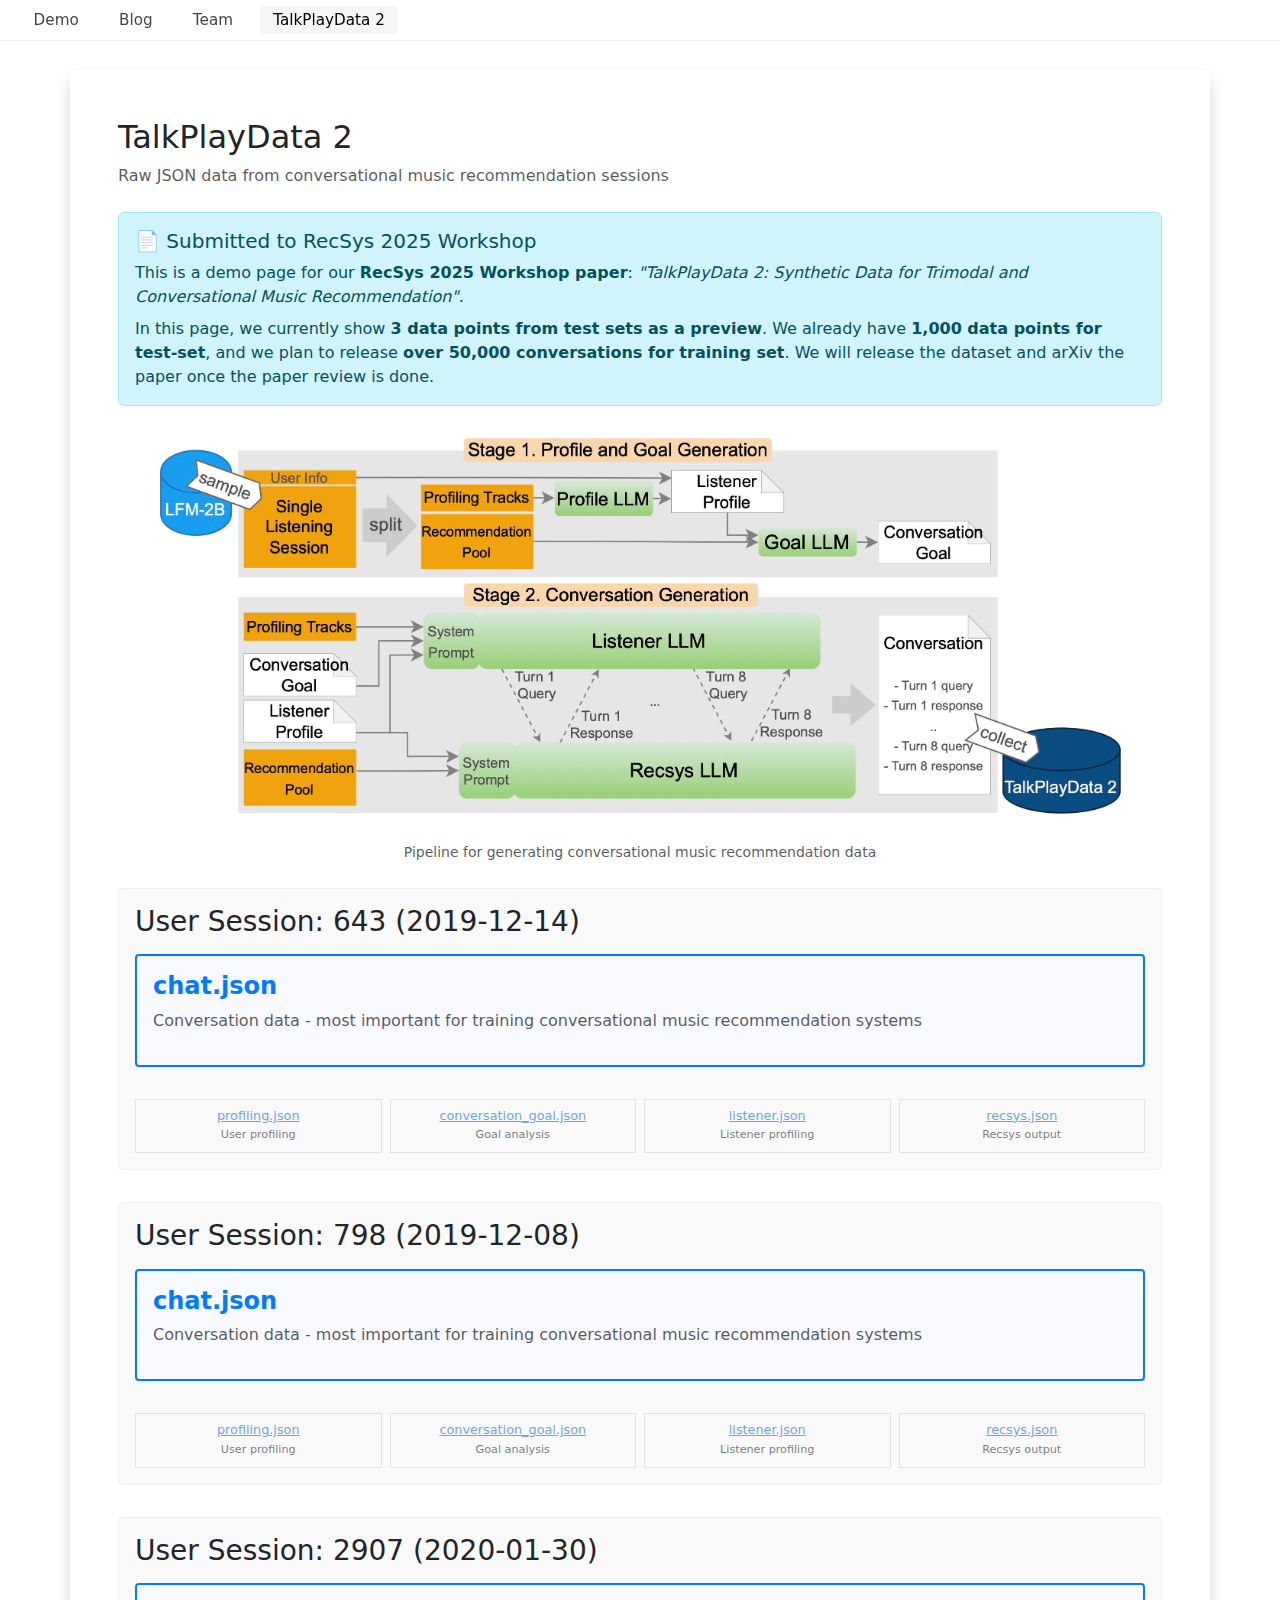
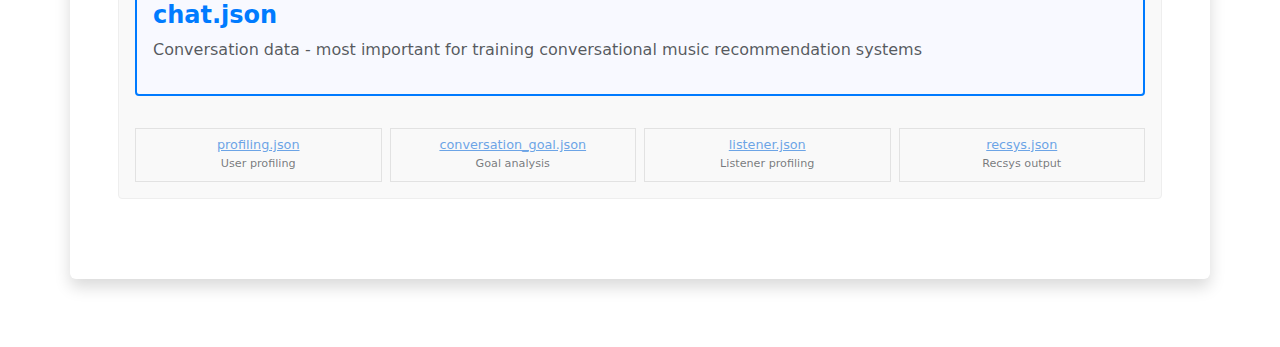
<file: data.html>
<!DOCTYPE html>
<html lang="en">
<head>
    <title>TalkPlayData 2 - Raw JSON Data</title>
    <link href="https://cdn.jsdelivr.net/npm/bootstrap@5.1.3/dist/css/bootstrap.min.css" rel="stylesheet" />
    <meta charset="utf-8" />
    <meta name="viewport" content="width=device-width, initial-scale=1" />
    <style>
        .nav-bar {
            background-color: white;
            padding: 0.5rem 1rem;
            position: fixed;
            top: 0;
            width: 100%;
            z-index: 1000;
            border-bottom: 1px solid #eee;
            box-shadow: 0 2px 4px rgba(0,0,0,0.02);
        }
        
        .nav-bar a {
            color: #444;
            text-decoration: none;
            padding: 0.3rem 0.8rem;
            margin: 0 0.3rem;
            border-radius: 4px;
            transition: all 0.2s ease;
            font-size: 0.95rem;
        }
        
        .nav-bar a:hover {
            background-color: #f5f5f5;
            color: #000;
        }
        
        .nav-bar a.active {
            background-color: #f5f5f5;
            color: #000;
        }

        .content {
            margin-top: 50px;
            padding: 20px;
        }
        
        .data-browser {
            max-width: 1200px;
            margin: 0 auto;
        }
        
        .user-session {
            margin-bottom: 2rem;
            padding: 1rem;
            border: 1px solid #eee;
            border-radius: 4px;
            background-color: #f9f9f9;
        }
        
        .json-files {
            display: grid;
            gap: 1rem;
            margin-top: 1rem;
        }
        
        .file-item {
            padding: 1rem;
            border: 1px solid #ddd;
            border-radius: 4px;
            background-color: white;
        }
        
        .file-item h4 {
            margin: 0 0 0.5rem 0;
        }
        
        .file-item h4 a {
            color: #007bff;
            text-decoration: none;
        }
        
        .file-item h4 a:hover {
            text-decoration: underline;
        }
        
        .main-file {
            border: 2px solid #007bff;
            background-color: #f8f9ff;
        }
        
        .main-file h4 a {
            color: #007bff;
            font-weight: 600;
        }
        
        .secondary-files-container {
            display: flex;
            gap: 0.5rem;
            margin-top: 1rem;
        }
        
        .secondary-file {
            border: 1px solid #ddd;
            background-color: #fafafa;
            opacity: 0.8;
            flex: 1;
            padding: 0.5rem;
            text-align: center;
        }
        
        .secondary-file h4 {
            font-size: 0.8rem;
            margin: 0 0 0.25rem 0;
        }
        
        .secondary-file h4 a {
            color: #4a90e2;
            font-weight: 400;
        }
        
        .secondary-file p {
            font-size: 0.7rem;
            color: #888;
            margin: 0;
        }
        
        .json-header {
            margin-bottom: 1rem;
            padding-bottom: 1rem;
            border-bottom: 1px solid #eee;
        }
        
        .json-display {
            background-color: #f8f9fa;
            border: 1px solid #e9ecef;
            border-radius: 4px;
            padding: 1rem;
            overflow-x: auto;
            font-size: 0.9rem;
            line-height: 1.4;
            max-height: 600px;
            overflow-y: auto;
        }
        
        .json-controls {
            margin-bottom: 1rem;
            display: flex;
            gap: 1rem;
            align-items: center;
        }
        
        .json-controls button {
            padding: 0.5rem 1rem;
            border: 1px solid #ddd;
            border-radius: 4px;
            background-color: white;
            cursor: pointer;
            font-size: 0.9rem;
        }
        
        .json-controls button:hover {
            background-color: #f5f5f5;
        }
        
        .json-controls button.active {
            background-color: #007bff;
            color: white;
            border-color: #007bff;
        }
        
        .collapsible {
            cursor: pointer;
        }
        
        .collapsible:hover {
            background-color: #e9ecef;
        }
        
        .collapsible-content {
            display: none;
            padding-left: 2rem;
        }
        
        .collapsible-content.expanded {
            display: block;
        }
        
        .toggle-icon {
            display: inline-block;
            width: 1rem;
            text-align: center;
            margin-right: 0.5rem;
            font-weight: bold;
        }
        
        .json-key {
            color: #0066cc;
            font-weight: 500;
        }
        
        .json-value {
            color: #333;
        }
        
        .json-info {
            color: #666;
            font-size: 0.8em;
            margin-left: 0.5rem;
        }
        
        .back-link {
            display: inline-block;
            margin-bottom: 20px;
            padding: 0.5rem 1rem;
            color: #444;
            text-decoration: none;
            border: 1px solid #ddd;
            border-radius: 4px;
            background-color: #f8f9fa;
            transition: all 0.2s ease;
        }
        
        .back-link:hover {
            color: #000;
            background-color: #e9ecef;
            border-color: #adb5bd;
            text-decoration: none;
        }
        
        .loading {
            text-align: center;
            padding: 2rem;
            color: #666;
        }
        
        .error {
            color: #dc3545;
            padding: 1rem;
            border: 1px solid #dc3545;
            border-radius: 4px;
            background-color: #f8d7da;
        }
    </style>
</head>
<body>
    <div class="nav-bar">
        <a href="index.html#demo">Demo</a>
        <a href="index.html#blog">Blog</a>
        <a href="index.html#team">Team</a>
        <a href="data.html" class="active">TalkPlayData 2</a>
    </div>
    
    <div class="content">
        <div class="container pt-5 shadow p-5 mb-5 bg-white rounded">
            <h2>TalkPlayData 2</h2>
            <p class="text-muted mb-4">Raw JSON data from conversational music recommendation sessions</p>
            
            <div class="alert alert-info" role="alert">
                <h5>📄 Submitted to RecSys 2025 Workshop</h5>
                <p class="mb-2">This is a demo page for our <strong>RecSys 2025 Workshop paper</strong>: <em>"TalkPlayData 2: Synthetic Data for Trimodal and Conversational Music Recommendation"</em>.</p>
                <p class="mb-0">In this page, we currently show <strong>3 data points from test sets as a preview</strong>. We already have <strong>1,000 data points for test-set</strong>, and we plan to release <strong>over 50,000 conversations for training set</strong>. We will release the dataset and arXiv the paper once the paper review is done.</p>
            </div>
            
            <div class="text-center mb-4">
                <img src="static/talkplaydata2/TalkPlayData_2.jpg" alt="TalkPlayData 2 Pipeline" class="img-fluid" style="max-width: 100%; height: auto;">
                <p class="text-muted mt-2"><small>Pipeline for generating conversational music recommendation data</small></p>
            </div>
            
            <div class="data-browser">
                <div id="sessions-container">
                    <div class="loading">Loading conversations...</div>
                </div>
                
                <div id="json-viewer" style="display: none">
                    <div class="json-header">
                        <a href="#" onclick="showSessionsList()" class="back-link">← Back to sessions</a>
                        <h3 id="current-file-name"></h3>
                    </div>
                    <div class="json-controls">
                        <button onclick="toggleAllJson()" id="toggle-all-btn">Expand All</button>
                        <span id="json-info" class="text-muted"></span>
                    </div>
                    <pre id="json-content" class="json-display"></pre>
                </div>
            </div>
        </div>
    </div>

    <script>
        // Define available sessions - update this when you add new sessions
        const AVAILABLE_SESSIONS = [
            { userId: '643', date: '2019-12-14' },
            { userId: '798', date: '2019-12-08' },
            { userId: '2907', date: '2020-01-30' }
        ];

        // Function to load and display all sessions
        async function loadAllSessions() {
            try {
                const sessionsContainer = document.getElementById('sessions-container');
                sessionsContainer.innerHTML = '<div class="loading">Loading conversations...</div>';
                
                let sessionsHTML = '';
                let availableSessions = 0;
                
                for (const session of AVAILABLE_SESSIONS) {
                    const sessionPath = `static/talkplaydata2/conversations/${session.userId}/${session.date}`;
                    
                    // Check if chat.json exists for this session
                    try {
                        const response = await fetch(`${sessionPath}/chat.json`);
                        if (response.ok) {
                            availableSessions++;
                            sessionsHTML += `
                                <div class="user-session">
                                    <h3>User Session: ${session.userId} (${session.date})</h3>
                                    <div class="json-files">
                                        <div class="file-item main-file">
                                            <h4><a href="#" onclick="loadJsonFile('${sessionPath}/chat.json', 'chat.json', '${session.userId}', '${session.date}')">chat.json</a></h4>
                                            <p class="text-muted">Conversation data - most important for training conversational music recommendation systems</p>
                                        </div>
                                        <div class="secondary-files-container">
                                            <div class="secondary-file">
                                                <h4><a href="#" onclick="loadJsonFile('${sessionPath}/profiling.json', 'profiling.json', '${session.userId}', '${session.date}')">profiling.json</a></h4>
                                                <p class="text-muted">User profiling</p>
                                            </div>
                                            <div class="secondary-file">
                                                <h4><a href="#" onclick="loadJsonFile('${sessionPath}/conversation_goal.json', 'conversation_goal.json', '${session.userId}', '${session.date}')">conversation_goal.json</a></h4>
                                                <p class="text-muted">Goal analysis</p>
                                            </div>
                                            <div class="secondary-file">
                                                <h4><a href="#" onclick="loadJsonFile('${sessionPath}/listener.json', 'listener.json', '${session.userId}', '${session.date}')">listener.json</a></h4>
                                                <p class="text-muted">Listener profiling</p>
                                            </div>
                                            <div class="secondary-file">
                                                <h4><a href="#" onclick="loadJsonFile('${sessionPath}/recsys.json', 'recsys.json', '${session.userId}', '${session.date}')">recsys.json</a></h4>
                                                <p class="text-muted">Recsys output</p>
                                            </div>
                                        </div>
                                    </div>
                                </div>
                            `;
                        }
                    } catch (error) {
                        console.log(`Session ${session.userId}/${session.date} not available`);
                    }
                }
                
                if (availableSessions === 0) {
                    sessionsContainer.innerHTML = '<div class="error">No sessions found. Please check the data directory.</div>';
                } else {
                    sessionsContainer.innerHTML = sessionsHTML;
                }
                
            } catch (error) {
                console.error('Error loading sessions:', error);
                document.getElementById('sessions-container').innerHTML = 
                    '<div class="error">Error loading sessions. Please try again later.</div>';
            }
        }

        // Function to load and display JSON files
        async function loadJsonFile(filePath, fileName, userId, date) {
            try {
                const response = await fetch(filePath);
                if (!response.ok) {
                    throw new Error(`HTTP error! status: ${response.status}`);
                }
                const jsonData = await response.json();
                
                // Hide sessions list and show JSON viewer
                document.getElementById('sessions-container').style.display = 'none';
                document.getElementById('json-viewer').style.display = 'block';
                
                // Update URL
                history.pushState(null, '', `data.html?user=${userId}&date=${date}&file=${fileName}`);
                
                // Display the JSON
                document.getElementById('current-file-name').textContent = `${userId}/${date}/${fileName}`;
                displayCollapsibleJson(jsonData);
                
            } catch (error) {
                console.error('Error loading JSON file:', error);
                alert('Error loading JSON file. Please try again.');
            }
        }

        // Function to display JSON with collapsible sections
        function displayCollapsibleJson(data) {
            const jsonContent = document.getElementById('json-content');
            const jsonInfo = document.getElementById('json-info');
            
            // Count total items for info display
            const totalItems = countJsonItems(data);
            jsonInfo.textContent = `${totalItems} items`;
            
            // Create collapsible HTML
            const html = createCollapsibleHtml(data, 'root');
            jsonContent.innerHTML = html;
            
            // Add click handlers
            addCollapsibleHandlers();
        }

        // Function to count JSON items
        function countJsonItems(obj) {
            if (Array.isArray(obj)) {
                return obj.length;
            } else if (typeof obj === 'object' && obj !== null) {
                return Object.keys(obj).length;
            }
            return 1;
        }

        // Function to create collapsible HTML
        function createCollapsibleHtml(data, path) {
            if (Array.isArray(data)) {
                return createArrayHtml(data, path);
            } else if (typeof data === 'object' && data !== null) {
                return createObjectHtml(data, path);
            } else {
                return `<span class="json-value">${JSON.stringify(data)}</span>`;
            }
        }

        // Function to create HTML for arrays
        function createArrayHtml(arr, path) {
            if (arr.length === 0) {
                return '<span class="json-value">[]</span>';
            }
            
            let html = '<span class="collapsible" data-path="' + path + '">';
            html += '<span class="toggle-icon">▶</span>';
            html += '<span class="json-value">[</span>';
            html += '<span class="json-info">' + arr.length + ' items</span>';
            html += '</span>';
            
            html += '<div class="collapsible-content" data-path="' + path + '">';
            arr.forEach((item, index) => {
                html += '<div>';
                html += createCollapsibleHtml(item, path + '[' + index + ']');
                if (index < arr.length - 1) html += ',';
                html += '</div>';
            });
            html += '</div>';
            html += '<span class="json-value">]</span>';
            
            return html;
        }

        // Function to create HTML for objects
        function createObjectHtml(obj, path) {
            const keys = Object.keys(obj);
            if (keys.length === 0) {
                return '<span class="json-value">{}</span>';
            }
            
            let html = '<span class="collapsible" data-path="' + path + '">';
            html += '<span class="toggle-icon">▶</span>';
            html += '<span class="json-value">{</span>';
            html += '<span class="json-info">' + keys.length + ' properties</span>';
            html += '</span>';
            
            html += '<div class="collapsible-content" data-path="' + path + '">';
            keys.forEach((key, index) => {
                html += '<div>';
                html += '<span class="json-key">"' + key + '": </span>';
                html += createCollapsibleHtml(obj[key], path + '.' + key);
                if (index < keys.length - 1) html += ',';
                html += '</div>';
            });
            html += '</div>';
            html += '<span class="json-value">}</span>';
            
            return html;
        }

        // Function to add click handlers for collapsible elements
        function addCollapsibleHandlers() {
            document.querySelectorAll('.collapsible').forEach(element => {
                element.addEventListener('click', function(e) {
                    e.stopPropagation();
                    const path = this.getAttribute('data-path');
                    const content = document.querySelector('.collapsible-content[data-path="' + path + '"]');
                    const icon = this.querySelector('.toggle-icon');
                    
                    if (content.classList.contains('expanded')) {
                        content.classList.remove('expanded');
                        icon.textContent = '▶';
                    } else {
                        content.classList.add('expanded');
                        icon.textContent = '▼';
                    }
                });
            });
        }

        // Function to toggle all JSON sections
        function toggleAllJson() {
            const btn = document.getElementById('toggle-all-btn');
            const contents = document.querySelectorAll('.collapsible-content');
            const icons = document.querySelectorAll('.toggle-icon');
            
            if (btn.textContent === 'Expand All') {
                contents.forEach(content => content.classList.add('expanded'));
                icons.forEach(icon => icon.textContent = '▼');
                btn.textContent = 'Collapse All';
                btn.classList.add('active');
            } else {
                contents.forEach(content => content.classList.remove('expanded'));
                icons.forEach(icon => icon.textContent = '▶');
                btn.textContent = 'Expand All';
                btn.classList.remove('active');
            }
        }



        // Function to show the sessions list
        function showSessionsList() {
            document.getElementById('sessions-container').style.display = 'block';
            document.getElementById('json-viewer').style.display = 'none';
            history.pushState(null, '', 'data.html');
        }

        // Handle URL parameters on page load
        document.addEventListener('DOMContentLoaded', () => {
            const urlParams = new URLSearchParams(window.location.search);
            const user = urlParams.get('user');
            const date = urlParams.get('date');
            const file = urlParams.get('file');
            
            if (user && date && file) {
                loadJsonFile(`static/talkplaydata2/conversations/${user}/${date}/${file}`, file, user, date);
            } else {
                loadAllSessions();
            }
        });
    </script>
</body>
</html>
</file>
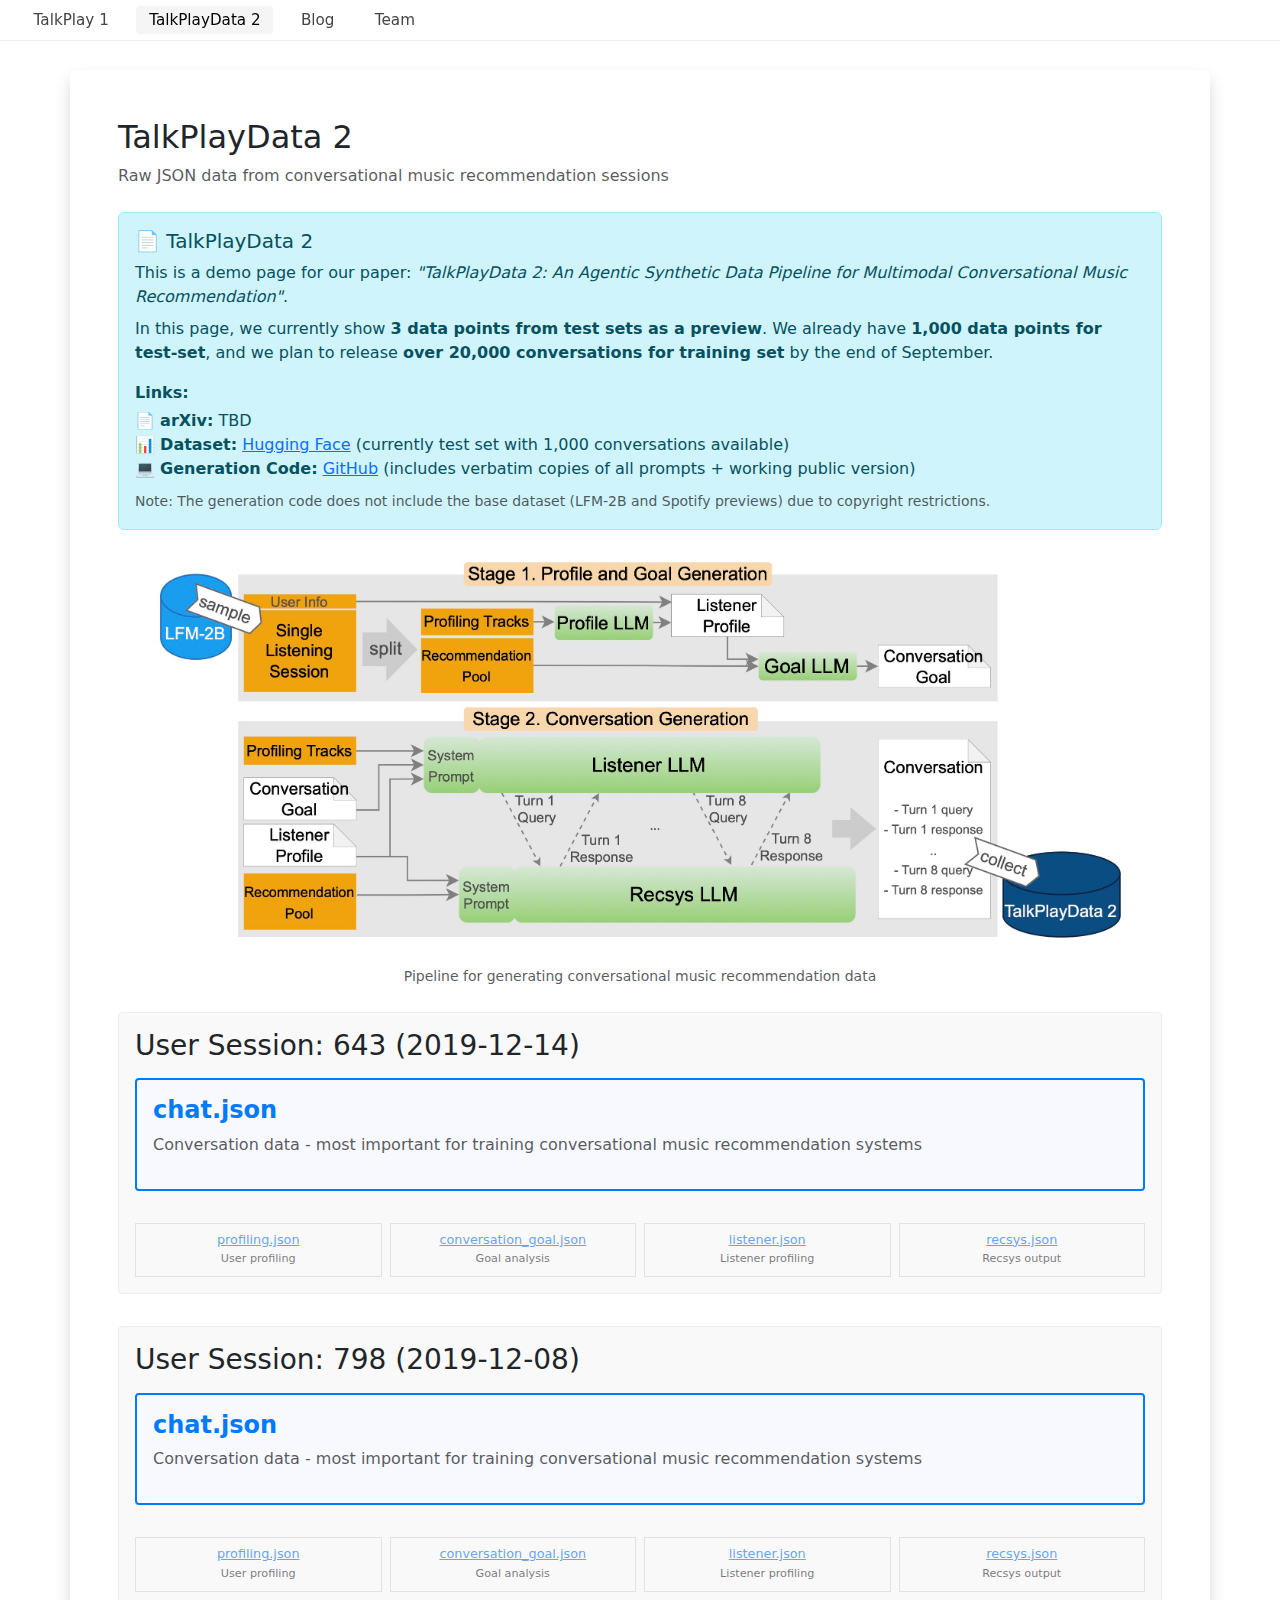
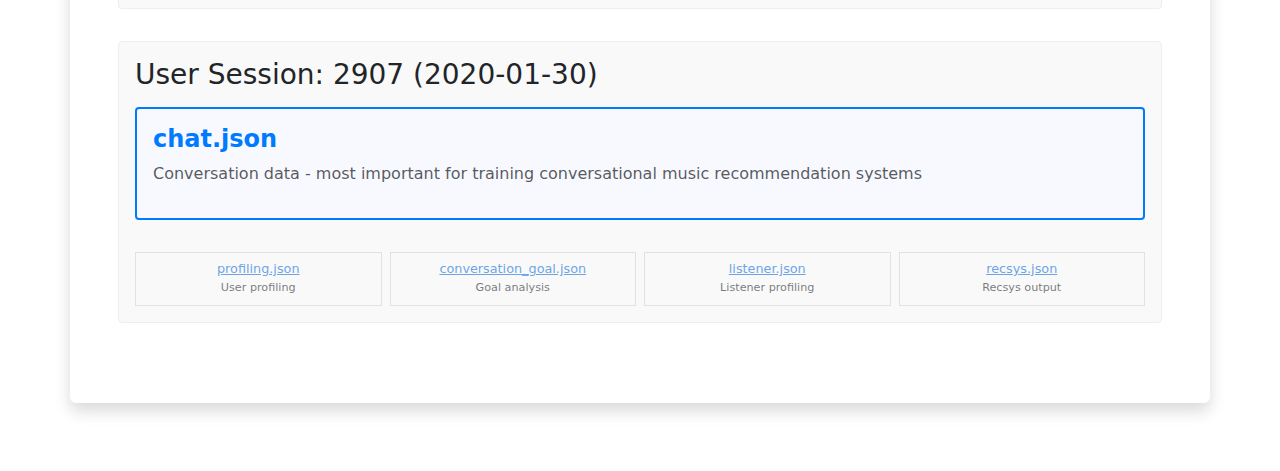
<file: talkplaydata2.html>
<!DOCTYPE html>
<html lang="en">
<head>
    <title>TalkPlayData 2 - Raw JSON Data</title>
    <link href="https://cdn.jsdelivr.net/npm/bootstrap@5.1.3/dist/css/bootstrap.min.css" rel="stylesheet" />
    <meta charset="utf-8" />
    <meta name="viewport" content="width=device-width, initial-scale=1" />
    <style>
        .nav-bar {
            background-color: white;
            padding: 0.5rem 1rem;
            position: fixed;
            top: 0;
            width: 100%;
            z-index: 1000;
            border-bottom: 1px solid #eee;
            box-shadow: 0 2px 4px rgba(0,0,0,0.02);
        }
        
        .nav-bar a {
            color: #444;
            text-decoration: none;
            padding: 0.3rem 0.8rem;
            margin: 0 0.3rem;
            border-radius: 4px;
            transition: all 0.2s ease;
            font-size: 0.95rem;
        }
        
        .nav-bar a:hover {
            background-color: #f5f5f5;
            color: #000;
        }
        
        .nav-bar a.active {
            background-color: #f5f5f5;
            color: #000;
        }

        .content {
            margin-top: 50px;
            padding: 20px;
        }
        
        .data-browser {
            max-width: 1200px;
            margin: 0 auto;
        }
        
        .user-session {
            margin-bottom: 2rem;
            padding: 1rem;
            border: 1px solid #eee;
            border-radius: 4px;
            background-color: #f9f9f9;
        }
        
        .json-files {
            display: grid;
            gap: 1rem;
            margin-top: 1rem;
        }
        
        .file-item {
            padding: 1rem;
            border: 1px solid #ddd;
            border-radius: 4px;
            background-color: white;
        }
        
        .file-item h4 {
            margin: 0 0 0.5rem 0;
        }
        
        .file-item h4 a {
            color: #007bff;
            text-decoration: none;
        }
        
        .file-item h4 a:hover {
            text-decoration: underline;
        }
        
        .main-file {
            border: 2px solid #007bff;
            background-color: #f8f9ff;
        }
        
        .main-file h4 a {
            color: #007bff;
            font-weight: 600;
        }
        
        .secondary-files-container {
            display: flex;
            gap: 0.5rem;
            margin-top: 1rem;
        }
        
        .secondary-file {
            border: 1px solid #ddd;
            background-color: #fafafa;
            opacity: 0.8;
            flex: 1;
            padding: 0.5rem;
            text-align: center;
        }
        
        .secondary-file h4 {
            font-size: 0.8rem;
            margin: 0 0 0.25rem 0;
        }
        
        .secondary-file h4 a {
            color: #4a90e2;
            font-weight: 400;
        }
        
        .secondary-file p {
            font-size: 0.7rem;
            color: #888;
            margin: 0;
        }
        
        .json-header {
            margin-bottom: 1rem;
            padding-bottom: 1rem;
            border-bottom: 1px solid #eee;
        }
        
        .json-display {
            background-color: #f8f9fa;
            border: 1px solid #e9ecef;
            border-radius: 4px;
            padding: 1rem;
            overflow-x: auto;
            font-size: 0.9rem;
            line-height: 1.4;
            max-height: 600px;
            overflow-y: auto;
        }
        
        .json-controls {
            margin-bottom: 1rem;
            display: flex;
            gap: 1rem;
            align-items: center;
        }
        
        .json-controls button {
            padding: 0.5rem 1rem;
            border: 1px solid #ddd;
            border-radius: 4px;
            background-color: white;
            cursor: pointer;
            font-size: 0.9rem;
        }
        
        .json-controls button:hover {
            background-color: #f5f5f5;
        }
        
        .json-controls button.active {
            background-color: #007bff;
            color: white;
            border-color: #007bff;
        }
        
        .collapsible {
            cursor: pointer;
        }
        
        .collapsible:hover {
            background-color: #e9ecef;
        }
        
        .collapsible-content {
            display: none;
            padding-left: 2rem;
        }
        
        .collapsible-content.expanded {
            display: block;
        }
        
        .toggle-icon {
            display: inline-block;
            width: 1rem;
            text-align: center;
            margin-right: 0.5rem;
            font-weight: bold;
        }
        
        .json-key {
            color: #0066cc;
            font-weight: 500;
        }
        
        .json-value {
            color: #333;
        }
        
        .json-info {
            color: #666;
            font-size: 0.8em;
            margin-left: 0.5rem;
        }
        
        .back-link {
            display: inline-block;
            margin-bottom: 20px;
            padding: 0.5rem 1rem;
            color: #444;
            text-decoration: none;
            border: 1px solid #ddd;
            border-radius: 4px;
            background-color: #f8f9fa;
            transition: all 0.2s ease;
        }
        
        .back-link:hover {
            color: #000;
            background-color: #e9ecef;
            border-color: #adb5bd;
            text-decoration: none;
        }
        
        .loading {
            text-align: center;
            padding: 2rem;
            color: #666;
        }
        
        .error {
            color: #dc3545;
            padding: 1rem;
            border: 1px solid #dc3545;
            border-radius: 4px;
            background-color: #f8d7da;
        }
    </style>
</head>
<body>
    <div class="nav-bar">
        <a href="index.html#demo">TalkPlay 1</a>
        <a href="talkplaydata2.html" class="active">TalkPlayData 2</a>
        <a href="index.html#blog">Blog</a>
        <a href="index.html#team">Team</a>
    </div>
    
    <div class="content">
        <div class="container pt-5 shadow p-5 mb-5 bg-white rounded">
            <h2>TalkPlayData 2</h2>
            <p class="text-muted mb-4">Raw JSON data from conversational music recommendation sessions</p>
            
            <div class="alert alert-info" role="alert">
                <h5>📄 TalkPlayData 2</h5>
                <p class="mb-2">This is a demo page for our paper: <em>"TalkPlayData 2: An Agentic Synthetic Data Pipeline for Multimodal Conversational Music Recommendation"</em>.</p>
                <p class="mb-2">In this page, we currently show <strong>3 data points from test sets as a preview</strong>. We already have <strong>1,000 data points for test-set</strong>, and we plan to release <strong>over 20,000 conversations for training set</strong> by the end of September.</p>
                <div class="mt-3">
                    <p class="mb-1"><strong>Links:</strong></p>
                    <ul class="mb-0" style="list-style: none; padding-left: 0;">
                        <li>📄 <strong>arXiv:</strong> TBD</li>
                        <li>📊 <strong>Dataset:</strong> <a href="https://huggingface.co/datasets/talkpl-ai/TalkPlayData-2" target="_blank">Hugging Face</a> (currently test set with 1,000 conversations available)</li>
                        <li>💻 <strong>Generation Code:</strong> <a href="https://github.com/talkpl-ai/talkplaydata-2" target="_blank">GitHub</a> (includes verbatim copies of all prompts + working public version)</li>
                    </ul>
                    <p class="mt-2 mb-0"><small class="text-muted">Note: The generation code does not include the base dataset (LFM-2B and Spotify previews) due to copyright restrictions.</small></p>
                </div>
            </div>
            
            <div class="text-center mb-4">
                <img src="static/talkplaydata2/TalkPlayData_2.jpg" alt="TalkPlayData 2 Pipeline" class="img-fluid" style="max-width: 100%; height: auto;">
                <p class="text-muted mt-2"><small>Pipeline for generating conversational music recommendation data</small></p>
            </div>
            
            <div class="data-browser">
                <div id="sessions-container">
                    <div class="loading">Loading conversations...</div>
                </div>
                
                <div id="json-viewer" style="display: none">
                    <div class="json-header">
                        <a href="#" onclick="showSessionsList()" class="back-link">← Back to sessions</a>
                        <h3 id="current-file-name"></h3>
                    </div>
                    <div class="json-controls">
                        <button onclick="toggleAllJson()" id="toggle-all-btn">Expand All</button>
                        <span id="json-info" class="text-muted"></span>
                    </div>
                    <pre id="json-content" class="json-display"></pre>
                </div>
            </div>
        </div>
    </div>

    <script>
        // Define available sessions - update this when you add new sessions
        const AVAILABLE_SESSIONS = [
            { userId: '643', date: '2019-12-14' },
            { userId: '798', date: '2019-12-08' },
            { userId: '2907', date: '2020-01-30' }
        ];

        // Function to load and display all sessions
        async function loadAllSessions() {
            try {
                const sessionsContainer = document.getElementById('sessions-container');
                sessionsContainer.innerHTML = '<div class="loading">Loading conversations...</div>';
                
                let sessionsHTML = '';
                let availableSessions = 0;
                
                for (const session of AVAILABLE_SESSIONS) {
                    const sessionPath = `static/talkplaydata2/conversations/${session.userId}/${session.date}`;
                    
                    // Check if chat.json exists for this session
                    try {
                        const response = await fetch(`${sessionPath}/chat.json`);
                        if (response.ok) {
                            availableSessions++;
                            sessionsHTML += `
                                <div class="user-session">
                                    <h3>User Session: ${session.userId} (${session.date})</h3>
                                    <div class="json-files">
                                        <div class="file-item main-file">
                                            <h4><a href="#" onclick="loadJsonFile('${sessionPath}/chat.json', 'chat.json', '${session.userId}', '${session.date}')">chat.json</a></h4>
                                            <p class="text-muted">Conversation data - most important for training conversational music recommendation systems</p>
                                        </div>
                                        <div class="secondary-files-container">
                                            <div class="secondary-file">
                                                <h4><a href="#" onclick="loadJsonFile('${sessionPath}/profiling.json', 'profiling.json', '${session.userId}', '${session.date}')">profiling.json</a></h4>
                                                <p class="text-muted">User profiling</p>
                                            </div>
                                            <div class="secondary-file">
                                                <h4><a href="#" onclick="loadJsonFile('${sessionPath}/conversation_goal.json', 'conversation_goal.json', '${session.userId}', '${session.date}')">conversation_goal.json</a></h4>
                                                <p class="text-muted">Goal analysis</p>
                                            </div>
                                            <div class="secondary-file">
                                                <h4><a href="#" onclick="loadJsonFile('${sessionPath}/listener.json', 'listener.json', '${session.userId}', '${session.date}')">listener.json</a></h4>
                                                <p class="text-muted">Listener profiling</p>
                                            </div>
                                            <div class="secondary-file">
                                                <h4><a href="#" onclick="loadJsonFile('${sessionPath}/recsys.json', 'recsys.json', '${session.userId}', '${session.date}')">recsys.json</a></h4>
                                                <p class="text-muted">Recsys output</p>
                                            </div>
                                        </div>
                                    </div>
                                </div>
                            `;
                        }
                    } catch (error) {
                        console.log(`Session ${session.userId}/${session.date} not available`);
                    }
                }
                
                if (availableSessions === 0) {
                    sessionsContainer.innerHTML = '<div class="error">No sessions found. Please check the data directory.</div>';
                } else {
                    sessionsContainer.innerHTML = sessionsHTML;
                }
                
            } catch (error) {
                console.error('Error loading sessions:', error);
                document.getElementById('sessions-container').innerHTML = 
                    '<div class="error">Error loading sessions. Please try again later.</div>';
            }
        }

        // Function to load and display JSON files
        async function loadJsonFile(filePath, fileName, userId, date) {
            try {
                const response = await fetch(filePath);
                if (!response.ok) {
                    throw new Error(`HTTP error! status: ${response.status}`);
                }
                const jsonData = await response.json();
                
                // Hide sessions list and show JSON viewer
                document.getElementById('sessions-container').style.display = 'none';
                document.getElementById('json-viewer').style.display = 'block';
                
                // Update URL
                history.pushState(null, '', `talkplaydata2.html?user=${userId}&date=${date}&file=${fileName}`);
                
                // Display the JSON
                document.getElementById('current-file-name').textContent = `${userId}/${date}/${fileName}`;
                displayCollapsibleJson(jsonData);
                
            } catch (error) {
                console.error('Error loading JSON file:', error);
                alert('Error loading JSON file. Please try again.');
            }
        }

        // Function to display JSON with collapsible sections
        function displayCollapsibleJson(data) {
            const jsonContent = document.getElementById('json-content');
            const jsonInfo = document.getElementById('json-info');
            
            // Count total items for info display
            const totalItems = countJsonItems(data);
            jsonInfo.textContent = `${totalItems} items`;
            
            // Create collapsible HTML
            const html = createCollapsibleHtml(data, 'root');
            jsonContent.innerHTML = html;
            
            // Add click handlers
            addCollapsibleHandlers();
        }

        // Function to count JSON items
        function countJsonItems(obj) {
            if (Array.isArray(obj)) {
                return obj.length;
            } else if (typeof obj === 'object' && obj !== null) {
                return Object.keys(obj).length;
            }
            return 1;
        }

        // Function to create collapsible HTML
        function createCollapsibleHtml(data, path) {
            if (Array.isArray(data)) {
                return createArrayHtml(data, path);
            } else if (typeof data === 'object' && data !== null) {
                return createObjectHtml(data, path);
            } else {
                return `<span class="json-value">${JSON.stringify(data)}</span>`;
            }
        }

        // Function to create HTML for arrays
        function createArrayHtml(arr, path) {
            if (arr.length === 0) {
                return '<span class="json-value">[]</span>';
            }
            
            let html = '<span class="collapsible" data-path="' + path + '">';
            html += '<span class="toggle-icon">▶</span>';
            html += '<span class="json-value">[</span>';
            html += '<span class="json-info">' + arr.length + ' items</span>';
            html += '</span>';
            
            html += '<div class="collapsible-content" data-path="' + path + '">';
            arr.forEach((item, index) => {
                html += '<div>';
                html += createCollapsibleHtml(item, path + '[' + index + ']');
                if (index < arr.length - 1) html += ',';
                html += '</div>';
            });
            html += '</div>';
            html += '<span class="json-value">]</span>';
            
            return html;
        }

        // Function to create HTML for objects
        function createObjectHtml(obj, path) {
            const keys = Object.keys(obj);
            if (keys.length === 0) {
                return '<span class="json-value">{}</span>';
            }
            
            let html = '<span class="collapsible" data-path="' + path + '">';
            html += '<span class="toggle-icon">▶</span>';
            html += '<span class="json-value">{</span>';
            html += '<span class="json-info">' + keys.length + ' properties</span>';
            html += '</span>';
            
            html += '<div class="collapsible-content" data-path="' + path + '">';
            keys.forEach((key, index) => {
                html += '<div>';
                html += '<span class="json-key">"' + key + '": </span>';
                html += createCollapsibleHtml(obj[key], path + '.' + key);
                if (index < keys.length - 1) html += ',';
                html += '</div>';
            });
            html += '</div>';
            html += '<span class="json-value">}</span>';
            
            return html;
        }

        // Function to add click handlers for collapsible elements
        function addCollapsibleHandlers() {
            document.querySelectorAll('.collapsible').forEach(element => {
                element.addEventListener('click', function(e) {
                    e.stopPropagation();
                    const path = this.getAttribute('data-path');
                    const content = document.querySelector('.collapsible-content[data-path="' + path + '"]');
                    const icon = this.querySelector('.toggle-icon');
                    
                    if (content.classList.contains('expanded')) {
                        content.classList.remove('expanded');
                        icon.textContent = '▶';
                    } else {
                        content.classList.add('expanded');
                        icon.textContent = '▼';
                    }
                });
            });
        }

        // Function to toggle all JSON sections
        function toggleAllJson() {
            const btn = document.getElementById('toggle-all-btn');
            const contents = document.querySelectorAll('.collapsible-content');
            const icons = document.querySelectorAll('.toggle-icon');
            
            if (btn.textContent === 'Expand All') {
                contents.forEach(content => content.classList.add('expanded'));
                icons.forEach(icon => icon.textContent = '▼');
                btn.textContent = 'Collapse All';
                btn.classList.add('active');
            } else {
                contents.forEach(content => content.classList.remove('expanded'));
                icons.forEach(icon => icon.textContent = '▶');
                btn.textContent = 'Expand All';
                btn.classList.remove('active');
            }
        }



        // Function to show the sessions list
        function showSessionsList() {
            document.getElementById('sessions-container').style.display = 'block';
            document.getElementById('json-viewer').style.display = 'none';
            history.pushState(null, '', 'talkplaydata2.html');
        }

        // Handle URL parameters on page load
        document.addEventListener('DOMContentLoaded', () => {
            const urlParams = new URLSearchParams(window.location.search);
            const user = urlParams.get('user');
            const date = urlParams.get('date');
            const file = urlParams.get('file');
            
            if (user && date && file) {
                loadJsonFile(`static/talkplaydata2/conversations/${user}/${date}/${file}`, file, user, date);
            } else {
                loadAllSessions();
            }
        });
    </script>
</body>
</html>
</file>
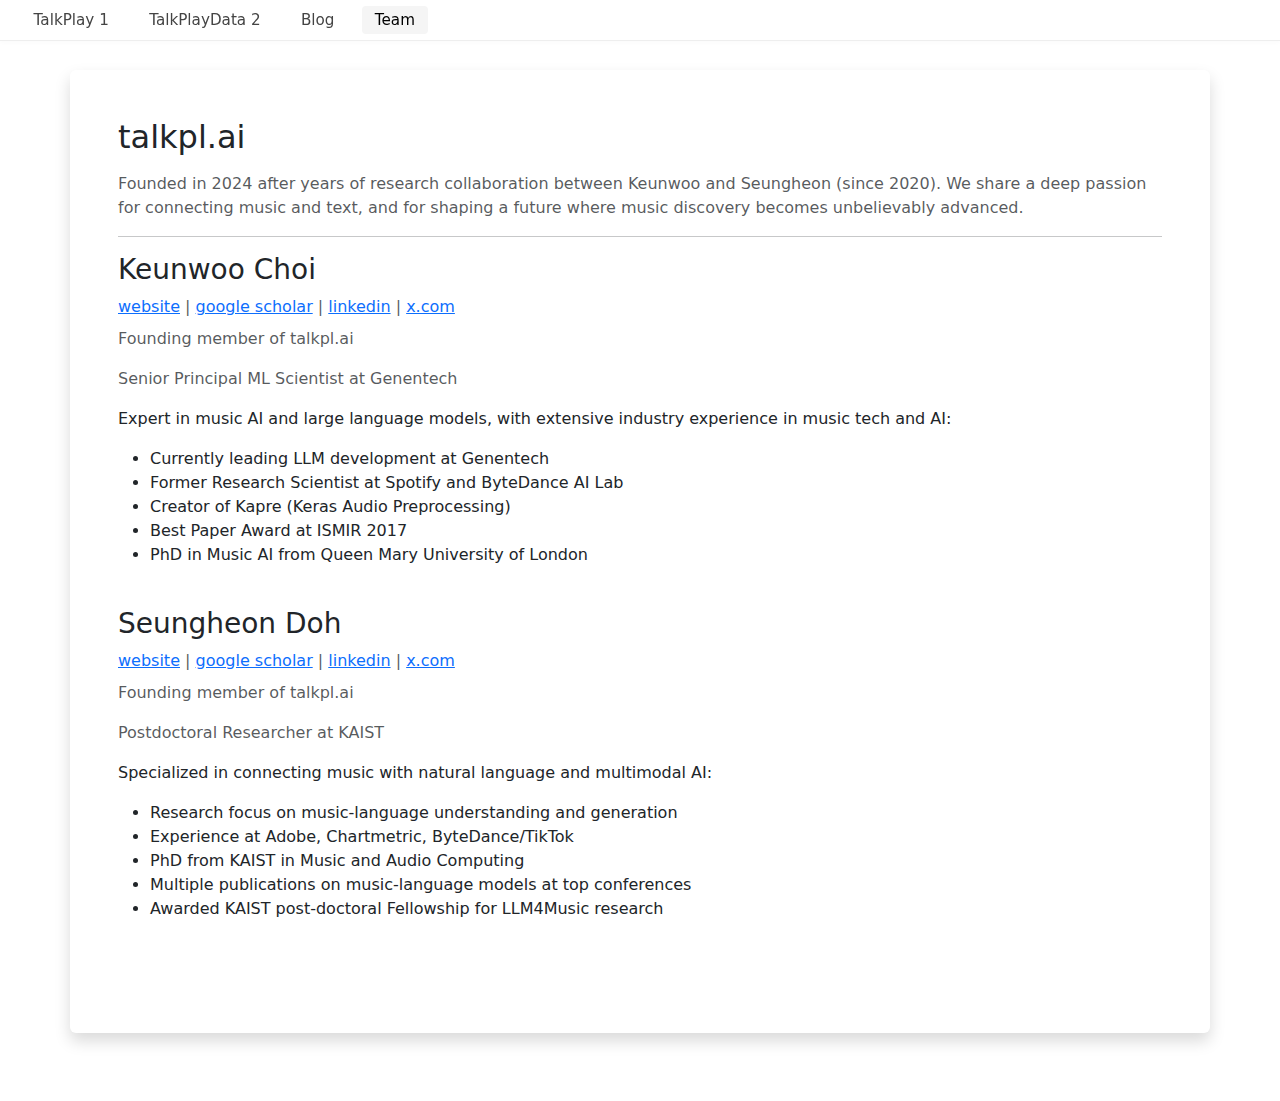
<file: team.html>
<!DOCTYPE html>
<html lang="en">
<head>
    <title>Team - TalkPlay</title>
    <link href="https://cdn.jsdelivr.net/npm/bootstrap@5.1.3/dist/css/bootstrap.min.css" rel="stylesheet" />
    <meta charset="utf-8" />
    <meta name="viewport" content="width=device-width, initial-scale=1" />
    <script src="https://ajax.googleapis.com/ajax/libs/jquery/3.6.0/jquery.min.js"></script>
    <link rel="stylesheet" href="style.css">
    <!-- Google Analytics -->
    <script async src="https://www.googletagmanager.com/gtag/js?id=G-172BJXXL3Q"></script>
    <script>
        window.dataLayer = window.dataLayer || [];
        function gtag(){dataLayer.push(arguments);}
        gtag('js', new Date());
        gtag('config', 'G-172BJXXL3Q');
    </script>
    <style>
        .nav-bar {
            background-color: white;
            padding: 0.5rem 1rem;
            position: fixed;
            top: 0;
            width: 100%;
            z-index: 1000;
            border-bottom: 1px solid #eee;
            box-shadow: 0 2px 4px rgba(0,0,0,0.02);
        }
        
        .nav-bar a {
            color: #444;
            text-decoration: none;
            padding: 0.3rem 0.8rem;
            margin: 0 0.3rem;
            border-radius: 4px;
            transition: all 0.2s ease;
            font-size: 0.95rem;
        }
        
        .nav-bar a:hover {
            background-color: #f5f5f5;
            color: #000;
        }
        
        .nav-bar a.active {
            background-color: #f5f5f5;
            color: #000;
        }

        .content {
            margin-top: 50px;
            padding: 20px;
        }
    </style>
</head>
<body>
    <div class="nav-bar">
        <a href="index.html">TalkPlay 1</a>
        <a href="talkplaydata2.html">TalkPlayData 2</a>
        <a href="blog.html">Blog</a>
        <a href="team.html" class="active">Team</a>
    </div>
    
    <div class="content">
        <div class="container pt-5 shadow p-5 mb-5 bg-white rounded">
            <h2 class="mb-3">talkpl.ai</h2>
            <p class="text-muted">Founded in 2024 after years of research collaboration between Keunwoo and Seungheon (since 2020). We share a deep passion for connecting music and text, and for shaping a future where music discovery becomes unbelievably advanced.</p>
            <hr>
                            <div class="row mb-5">
                    <div class="col-md-12 mb-4">
                        <h3>Keunwoo Choi</h3>
                        <p class="text-muted mb-2">
                            <a href="https://keunwoochoi.github.io/" target="_blank">website</a> | 
                            <a href="https://scholar.google.com/citations?hl=en&user=ZrqdSu4AAAAJ&view_op=list_works" target="_blank">google scholar</a> | 
                            <a href="https://www.linkedin.com/in/keunwoo-choi-29434155/" target="_blank">linkedin</a> | 
                            <a href="https://x.com/keunwoochoi" target="_blank">x.com</a>
                        </p>
                        <p class="text-muted">Founding member of talkpl.ai</p>
                        <p class="text-muted">Senior Principal ML Scientist at Genentech</p>
                        <p>Expert in music AI and large language models, with extensive industry experience in music tech and AI:</p>
                        <ul>
                            <li>Currently leading LLM development at Genentech</li>
                            <li>Former Research Scientist at Spotify and ByteDance AI Lab</li>
                            <li>Creator of Kapre (Keras Audio Preprocessing)</li>
                            <li>Best Paper Award at ISMIR 2017</li>
                            <li>PhD in Music AI from Queen Mary University of London</li>
                        </ul>
                    </div>
                    
                    <div class="col-md-12">
                        <h3>Seungheon Doh</h3>
                        <p class="text-muted mb-2">
                            <a href="https://seungheondoh.github.io/#/" target="_blank">website</a> | 
                            <a href="https://scholar.google.com/citations?user=MCkggcgAAAAJ&hl" target="_blank">google scholar</a> | 
                            <a href="https://www.linkedin.com/in/seungheondoh/" target="_blank">linkedin</a> | 
                            <a href="https://x.com/SeungHeon_Doh" target="_blank">x.com</a>
                        </p>
                        <p class="text-muted">Founding member of talkpl.ai</p>
                        <p class="text-muted">Postdoctoral Researcher at KAIST</p>
                        <p>Specialized in connecting music with natural language and multimodal AI:</p>
                        <ul>
                            <li>Research focus on music-language understanding and generation</li>
                            <li>Experience at Adobe, Chartmetric, ByteDance/TikTok</li>
                            <li>PhD from KAIST in Music and Audio Computing</li>
                            <li>Multiple publications on music-language models at top conferences</li>
                            <li>Awarded KAIST post-doctoral Fellowship for LLM4Music research</li>
                        </ul>
                    </div>
                </div>
        </div>
    </div>
</body>
</html>
</file>
<file: style.css>
td {
  vertical-align: middle;
}

audio {
  width: 100% !important;
  min-width: unset !important;
  max-width: unset !important;
}

.timestamp-label {
  color: gray;
}

table.wide-audio audio {
  width: 40vw;
  max-width: 40vw;
}

.chat-container {
  max-width: 800px;
  margin: 0px auto;
  font-family: Arial, sans-serif;
  background-color: white;
  border-radius: 8px;
}

.message {
  padding: 10px 15px;
  border-radius: 15px;
  max-width: 70%;
  clear: both;
  background-color: #f8f9fa;
  border: 1px solid #ddd;
}

.user-message {
  float: left;
  background-color: white;
}

.assistant-message {
  float: right;
}

.music-message {
  float: right;
  font-family: monospace;
}

/* Ground truth와 prediction 섹션의 메시지들도 동일하게 적용 */
.ground-truth .assistant-message,
.ground-truth .music-message,
.prediction .assistant-message,
.prediction .music-message {
  float: right;
}

.ground-truth .user-message,
.prediction .user-message {
  float: left;
}

.message-container {
  overflow: hidden;
  margin-bottom: 10px;
}

/* Highlight last assistant and music messages */
.message-container:nth-last-of-type(1) .music-message,
.message-container:nth-last-of-type(2) .assistant-message {
  background-color: #e8f5e9;
  border: 1px solid #c8e6c9;
}

.chat-section {
  margin: 40px 0;
  padding: 20px;
  border: 1px solid #ddd;
  border-radius: 8px;
}

.chat-title {
  font-size: 1.2em;
  margin-bottom: 20px;
  color: #333;
  text-align: left;
}

.comparison-container {
  /* border-top: 2px solid #eee; */
  padding-top: 20px;
  /* margin: 0 -10px; */
}

.ground-truth {
  border: 2px solid #af9d4c;
}

.prediction {
  border: 2px solid #2196F3;
}

h5 {
  color: #666;
  margin-bottom: 15px;
  text-align: left;
}

.col-md-6 {
  padding: 0 15px;
}

.col-md-6 + .col-md-6 {
  border-left: 1px solid #eee;
  padding-left: 30px;
}

/* Ground Truth와 Prediction 섹션의 메시지 너비 확장 */
.ground-truth.message,
.prediction.message {
  max-width: 100%;
}

.tag-list {
  margin: 8px 0;
}

.tag {
  display: inline-block;
  background-color: #e9ecef;
  padding: 2px 8px;
  border-radius: 12px;
  font-size: 0.8em;
  margin: 2px;
  color: #666;
}

.more-tag {
  background-color: #dee2e6;
  color: #495057;
}

.music-title {
  margin-bottom: 8px;
}

.music-message audio {
  margin-top: 8px;
  width: 100%;
}

.section-divider {
  margin: 30px 0;
  border: 0;
  border-top: 1px solid #dee2e6;
  opacity: 0.8;
}

.text-small-gray {
  font-size: 0.85em;
  color: #6c757d;
  display: inline-block;
  margin: 0px;
}
</file>
